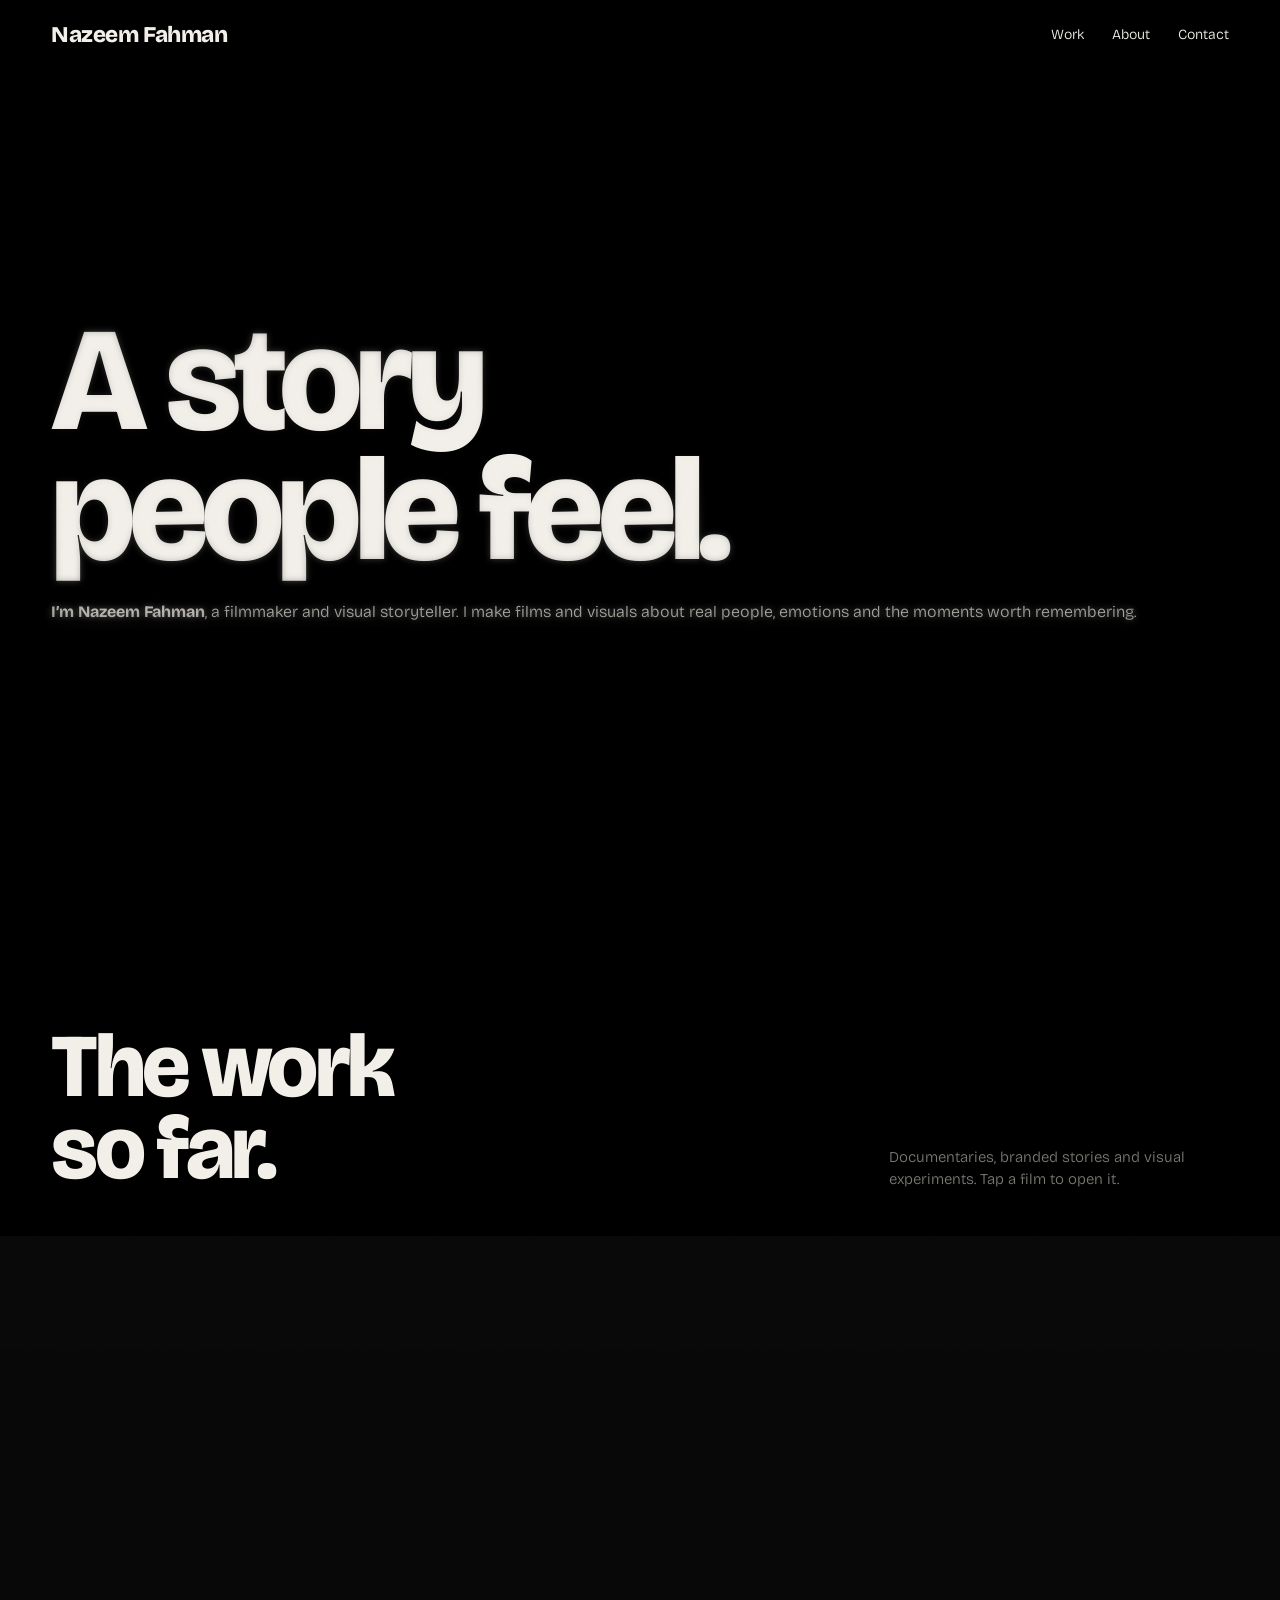
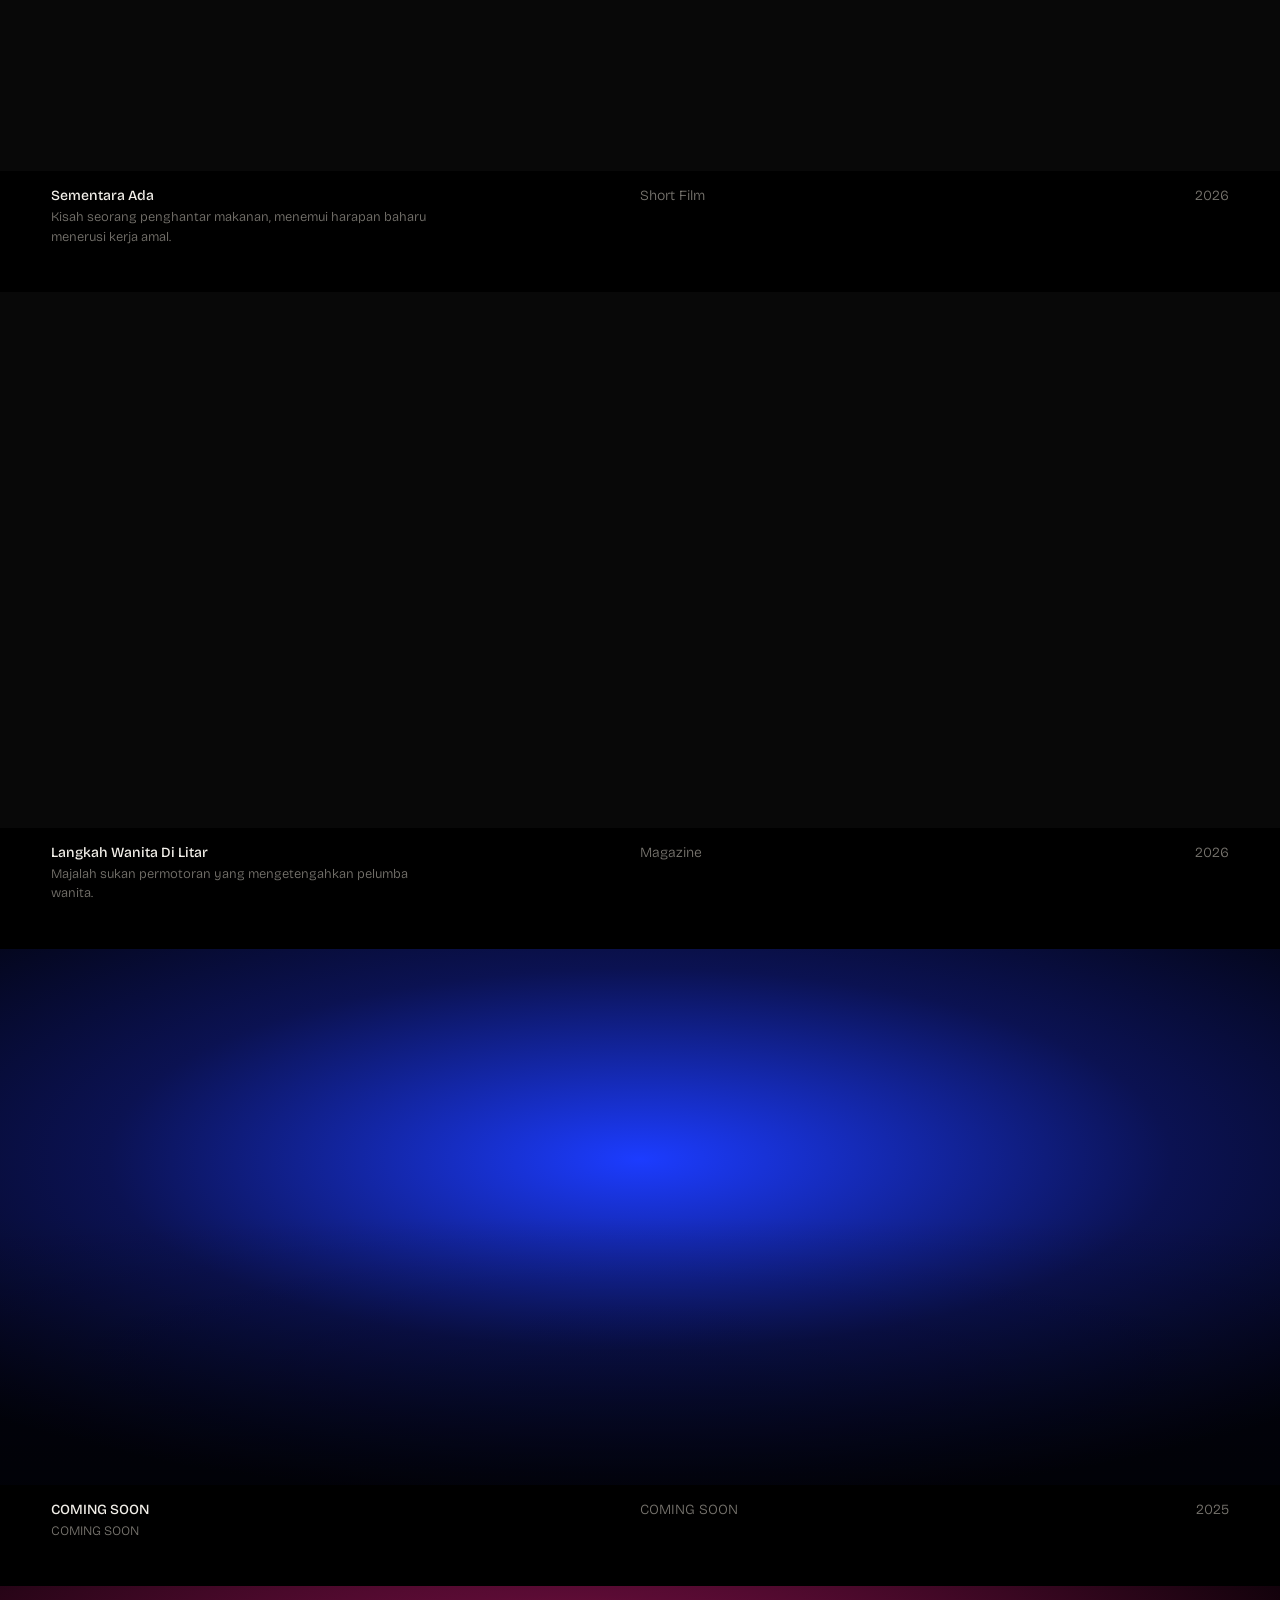
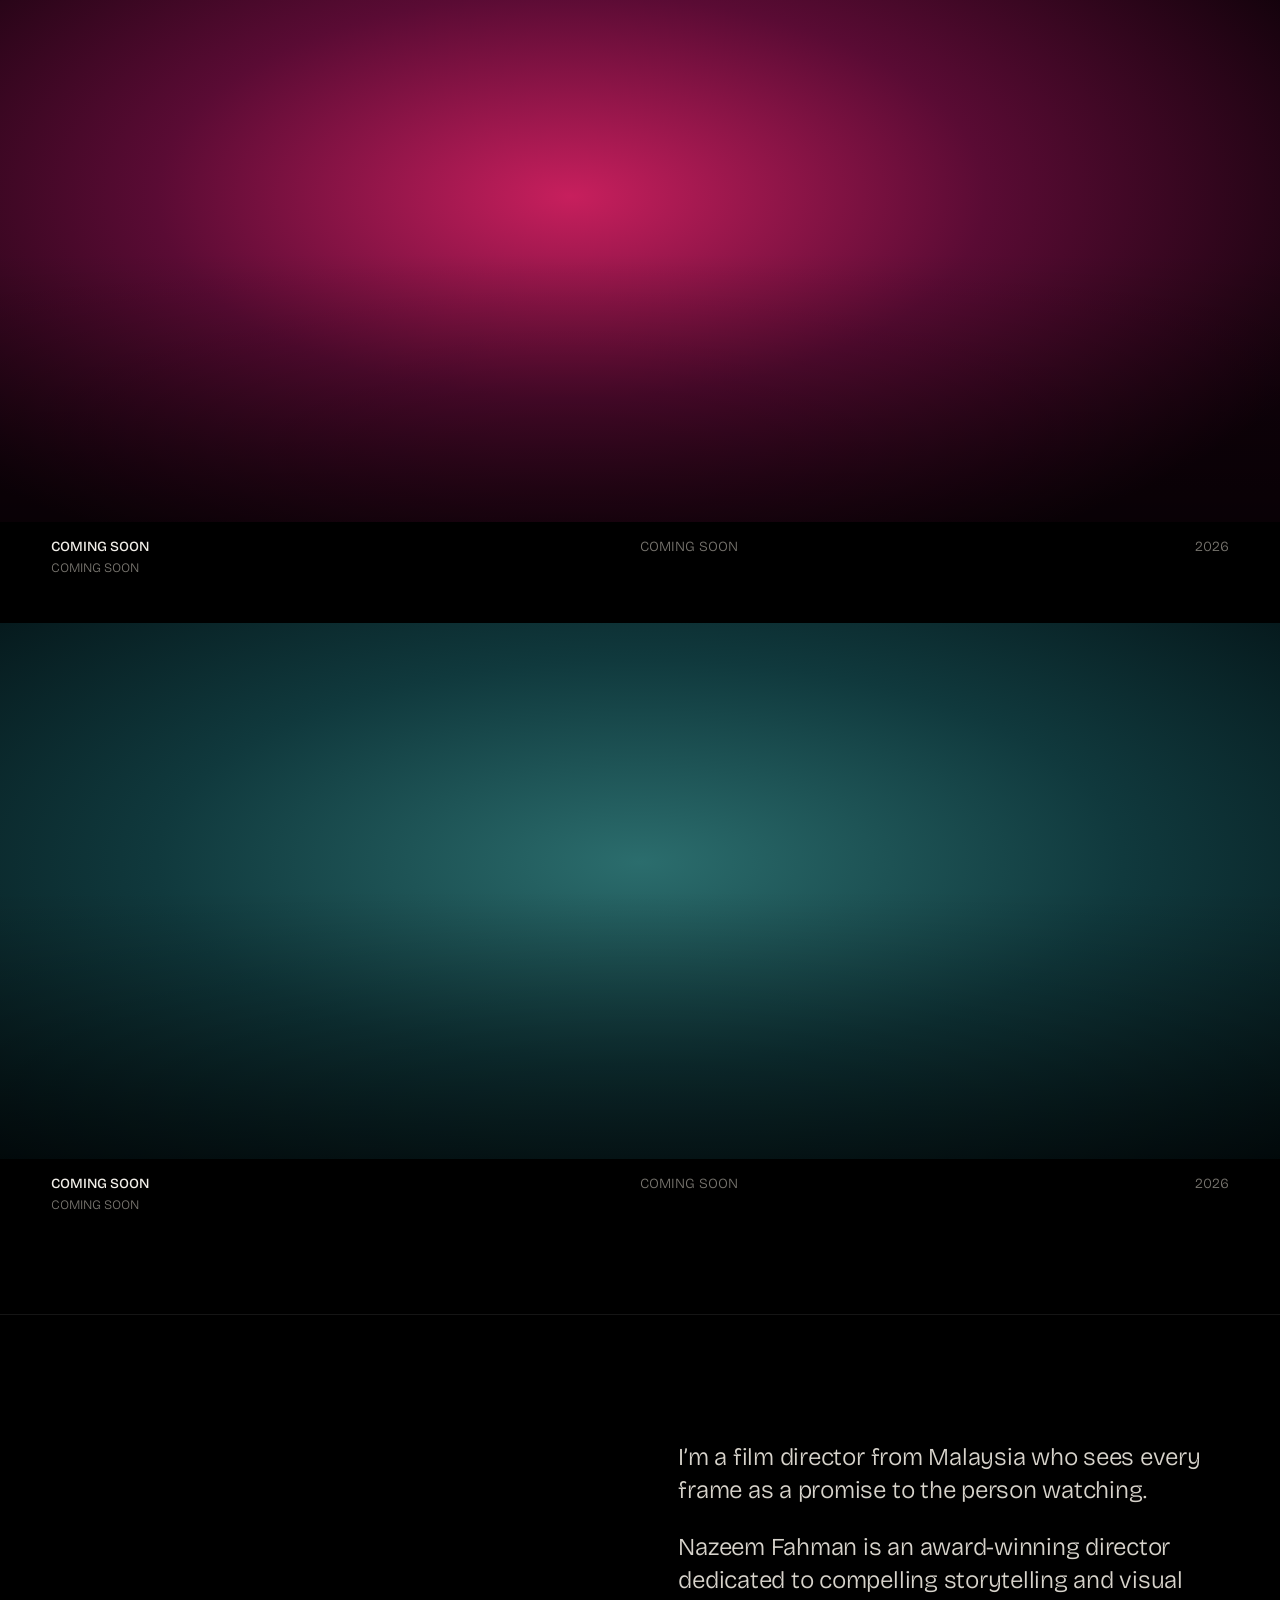
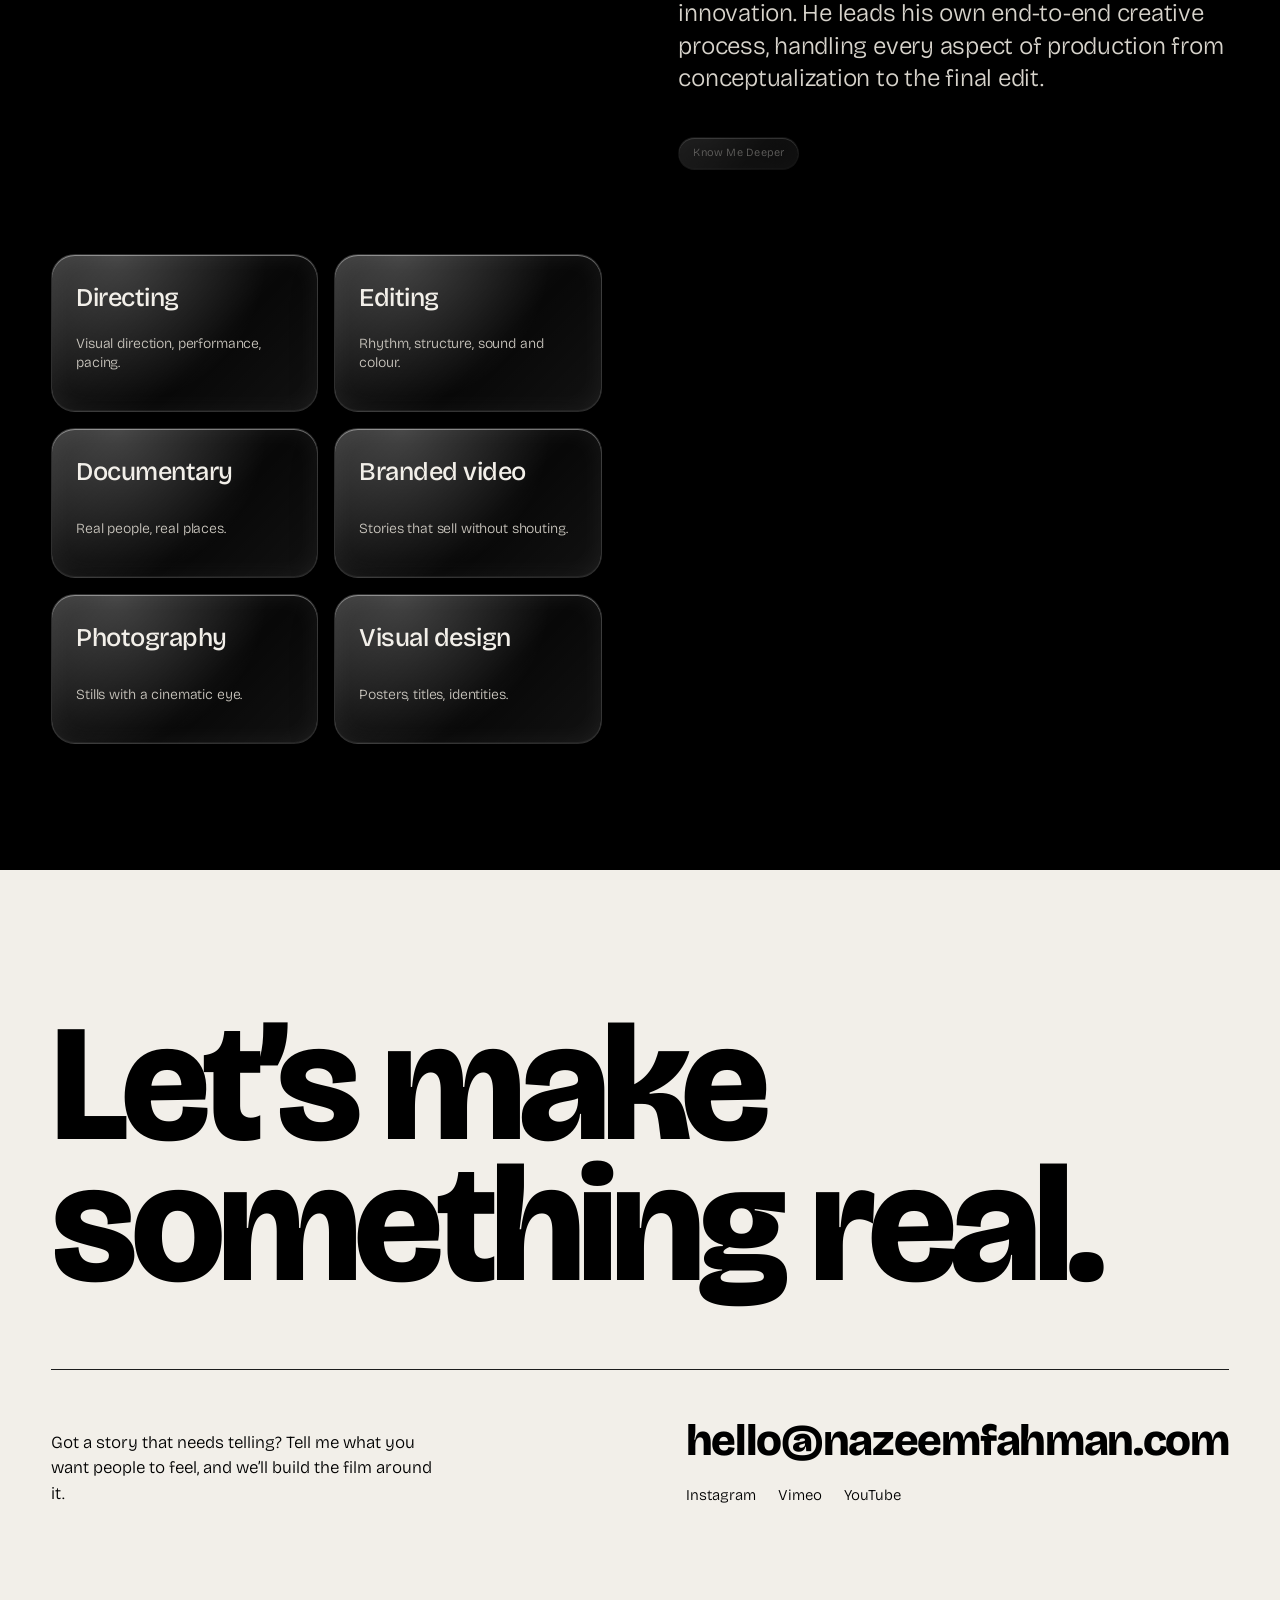
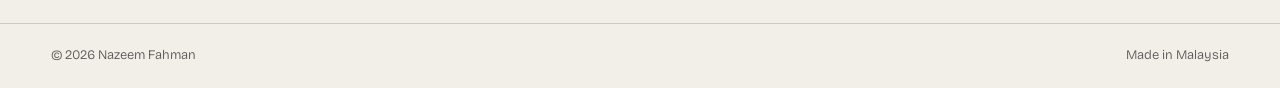
<file: index.html>
<!DOCTYPE html>
<html lang="en">
<head>
<meta charset="utf-8">
<meta name="viewport" content="width=device-width, initial-scale=1, viewport-fit=cover">
<title>Nazeem Fahman – Filmmaker</title>
<link rel="icon" type="image/png" href="assets/img/logowhite.png">
<link rel="preconnect" href="https://fonts.googleapis.com">
<link href="https://fonts.googleapis.com/css2?family=Bricolage+Grotesque:opsz,wght@12..96,300;12..96,500;12..96,800&display=swap" rel="stylesheet">
<link rel="stylesheet" href="style.css">
</head>
<body>
<div class="grain" aria-hidden="true"></div>
<div class="vig" aria-hidden="true"></div>
<div class="lens top" aria-hidden="true"><i></i><i></i><i></i><i></i><i></i></div>
<div class="lens bot" aria-hidden="true"><i></i><i></i><i></i><i></i><i></i></div>
<div class="cur" id="cur" aria-hidden="true">Play</div>

<nav>
  <a href="#top" class="logo">Nazeem Fahman</a>
  <ul><li><a href="#work">Work</a></li><li><a href="#about">About</a></li><li><a href="#contact">Contact</a></li></ul>
</nav>

<header class="hero" id="top">
  <!-- PLACEHOLDER BACKGROUND MEDIA -->
  <!-- Letak 0px untuk disable blur. Tukar tag <img> atau <video> di dalam -->
  <div class="bg-media" style="--blur: 0px;">
	<video src="ASSETS/HERO.mp4" autoplay loop muted playsinline></video>
    <!-- Contoh gambar: <img src="hero-bg.jpg" alt=""> -->
    <!-- Contoh video: <video src="bg-hero.mp4" autoplay loop muted playsinline></video> -->
  </div>

  <div class="leak"></div>
  
  <div class="stack" id="stack" aria-label="Another pretty video. A story people feel.">
   <!-- FIX: margin-bottom ditukar dari 80px kepada 24px supaya teks bawah naik rapat sikit -->
   <div id="biggesttitleintheworld" class="lit" style="display: block !important; margin-bottom: 24px !important;">
    <span class="l" style="display: block !important;">A story</span>
    <span class="l b" style="display: block !important;">people feel.</span>
</div>

  </div>
  <p class="sub"><b>I’m Nazeem Fahman</b>, a filmmaker and visual storyteller. I make films and visuals about real people, emotions and the moments worth remembering.</p>
</header>

<main>
<section class="work" id="work">
  <div class="sec-head"><h2>The work<br>so far.</h2><p>Documentaries, branded stories and visual experiments. Tap a film to open it.</p></div>
  <div id="films"></div>
</section>

<section class="about" id="about">
  <!-- PLACEHOLDER BACKGROUND MEDIA -->
  <div class="bg-media" style="--blur: 12px;">
    <!-- Contoh: <img src="about-bg.jpg" alt=""> -->
  </div>

  <div>
    <p>I’m a film director from Malaysia who sees every frame as a promise to the person watching.</p>
    <p>Nazeem Fahman is an award-winning director dedicated to compelling storytelling and visual innovation. He leads his own end-to-end creative process, handling every aspect of production from conceptualization to the final edit.</p>
    <a class="know glass" href="know-me/" target="_blank" rel="noopener">Know Me Deeper</a>
  </div>
  <div class="cards">
    <article class="glass card"><h3>Directing</h3><p>Visual direction, performance, pacing.</p></article>
    <article class="glass card"><h3>Editing</h3><p>Rhythm, structure, sound and colour.</p></article>
    <article class="glass card"><h3>Documentary</h3><p>Real people, real places.</p></article>
    <article class="glass card"><h3>Branded video</h3><p>Stories that sell without shouting.</p></article>
    <article class="glass card"><h3>Photography</h3><p>Stills with a cinematic eye.</p></article>
    <article class="glass card"><h3>Visual design</h3><p>Posters, titles, identities.</p></article>
  </div>
</section>
</main>

<section class="contact" id="contact">
  <h2>Let’s make<br>something real.</h2>
  <div class="row">
    <p>Got a story that needs telling? Tell me what you want people to feel, and we’ll build the film around it.</p>
    <div>
      <button class="mail" id="mail" type="button">hello@nazeemfahman.com</button>
      <div class="links"><a href="#">Instagram</a><a href="#">Vimeo</a><a href="#">YouTube</a></div>
    </div>
  </div>
</section>
<footer><span>© 2026 Nazeem Fahman</span><span>Made in Malaysia</span></footer>

<div class="proj" id="proj" role="dialog" aria-modal="true" aria-label="Film viewer">
  <div class="bar t"></div><div class="bar b"></div>
  <div class="screen"><div class="bg" id="pbg"></div><div><h3 id="pt"></h3><p id="pd"></p></div></div>
  <div class="pinfo"><span id="pm"></span><button class="x" id="close" type="button">Close</button></div>
</div>

<script src="secure.js"></script>
<script src="fx.js"></script>
<script src="script.js"></script>
</body>
</html>
</file>
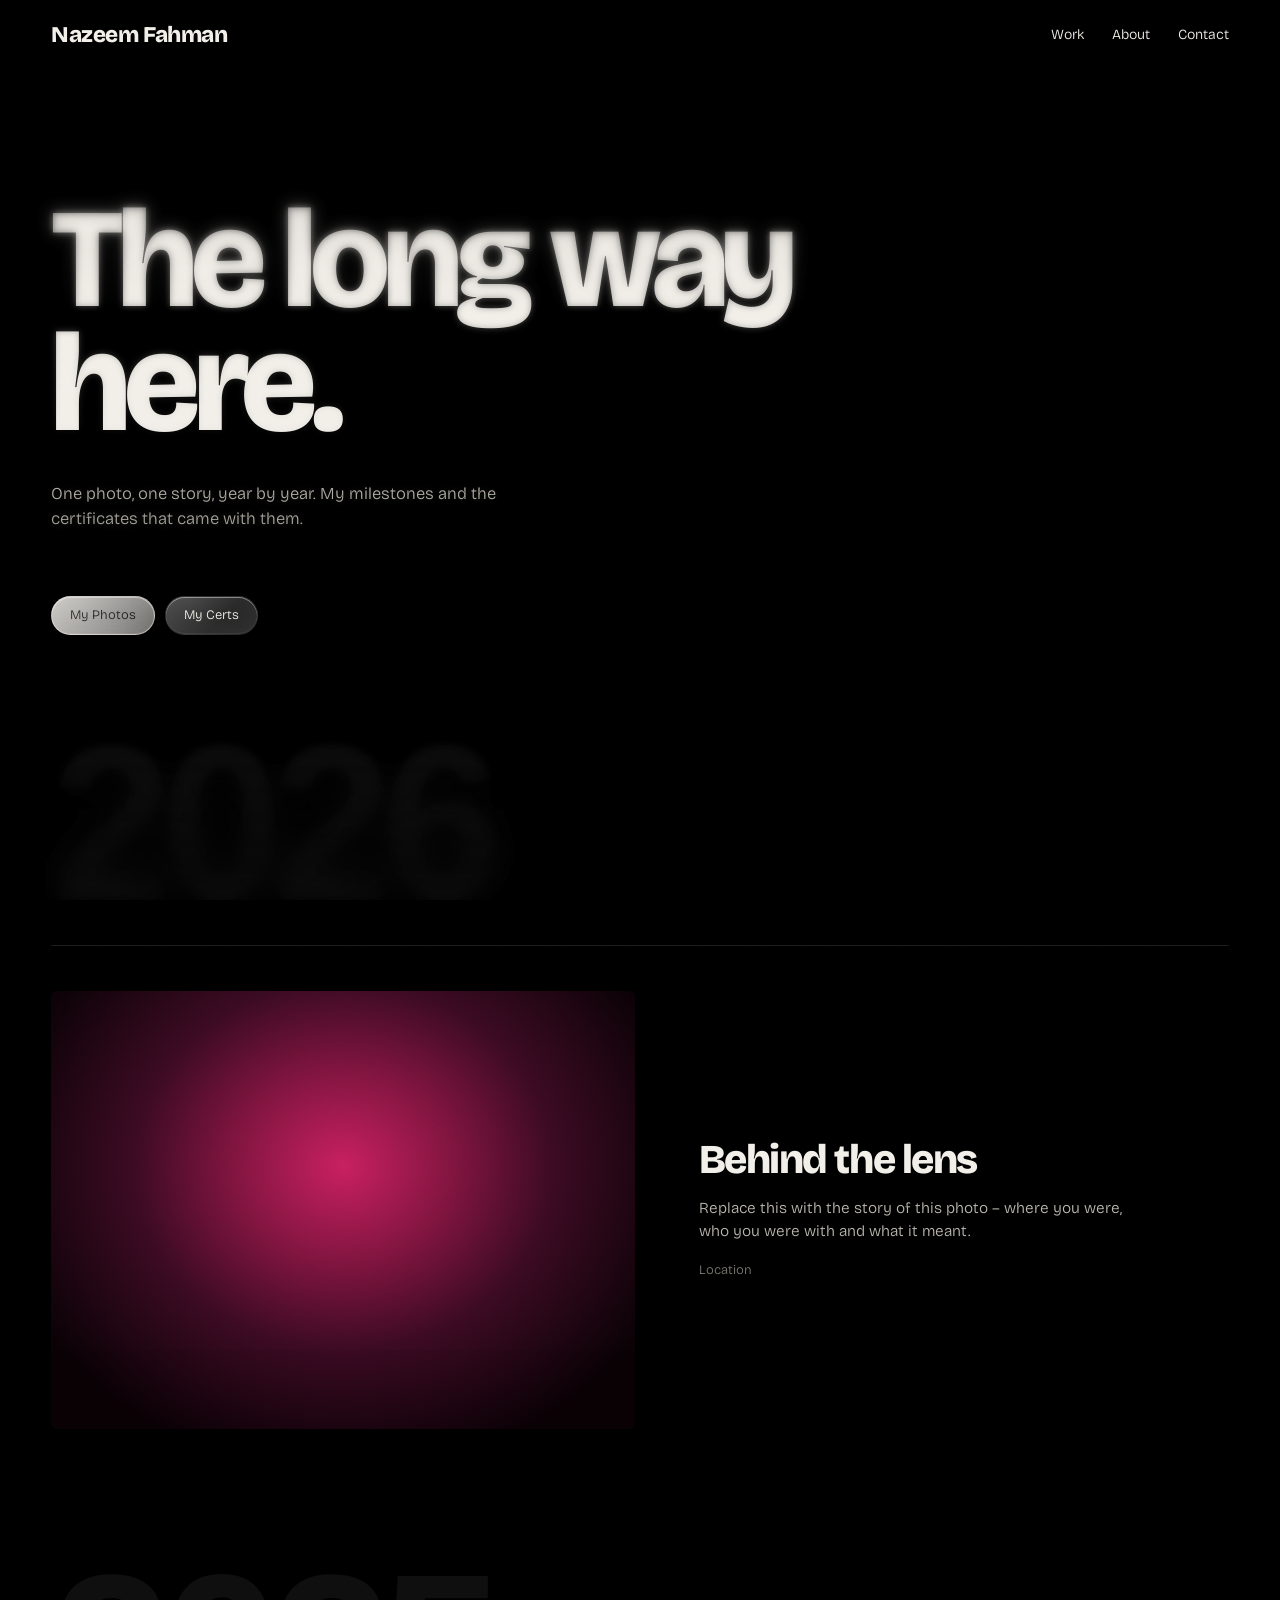
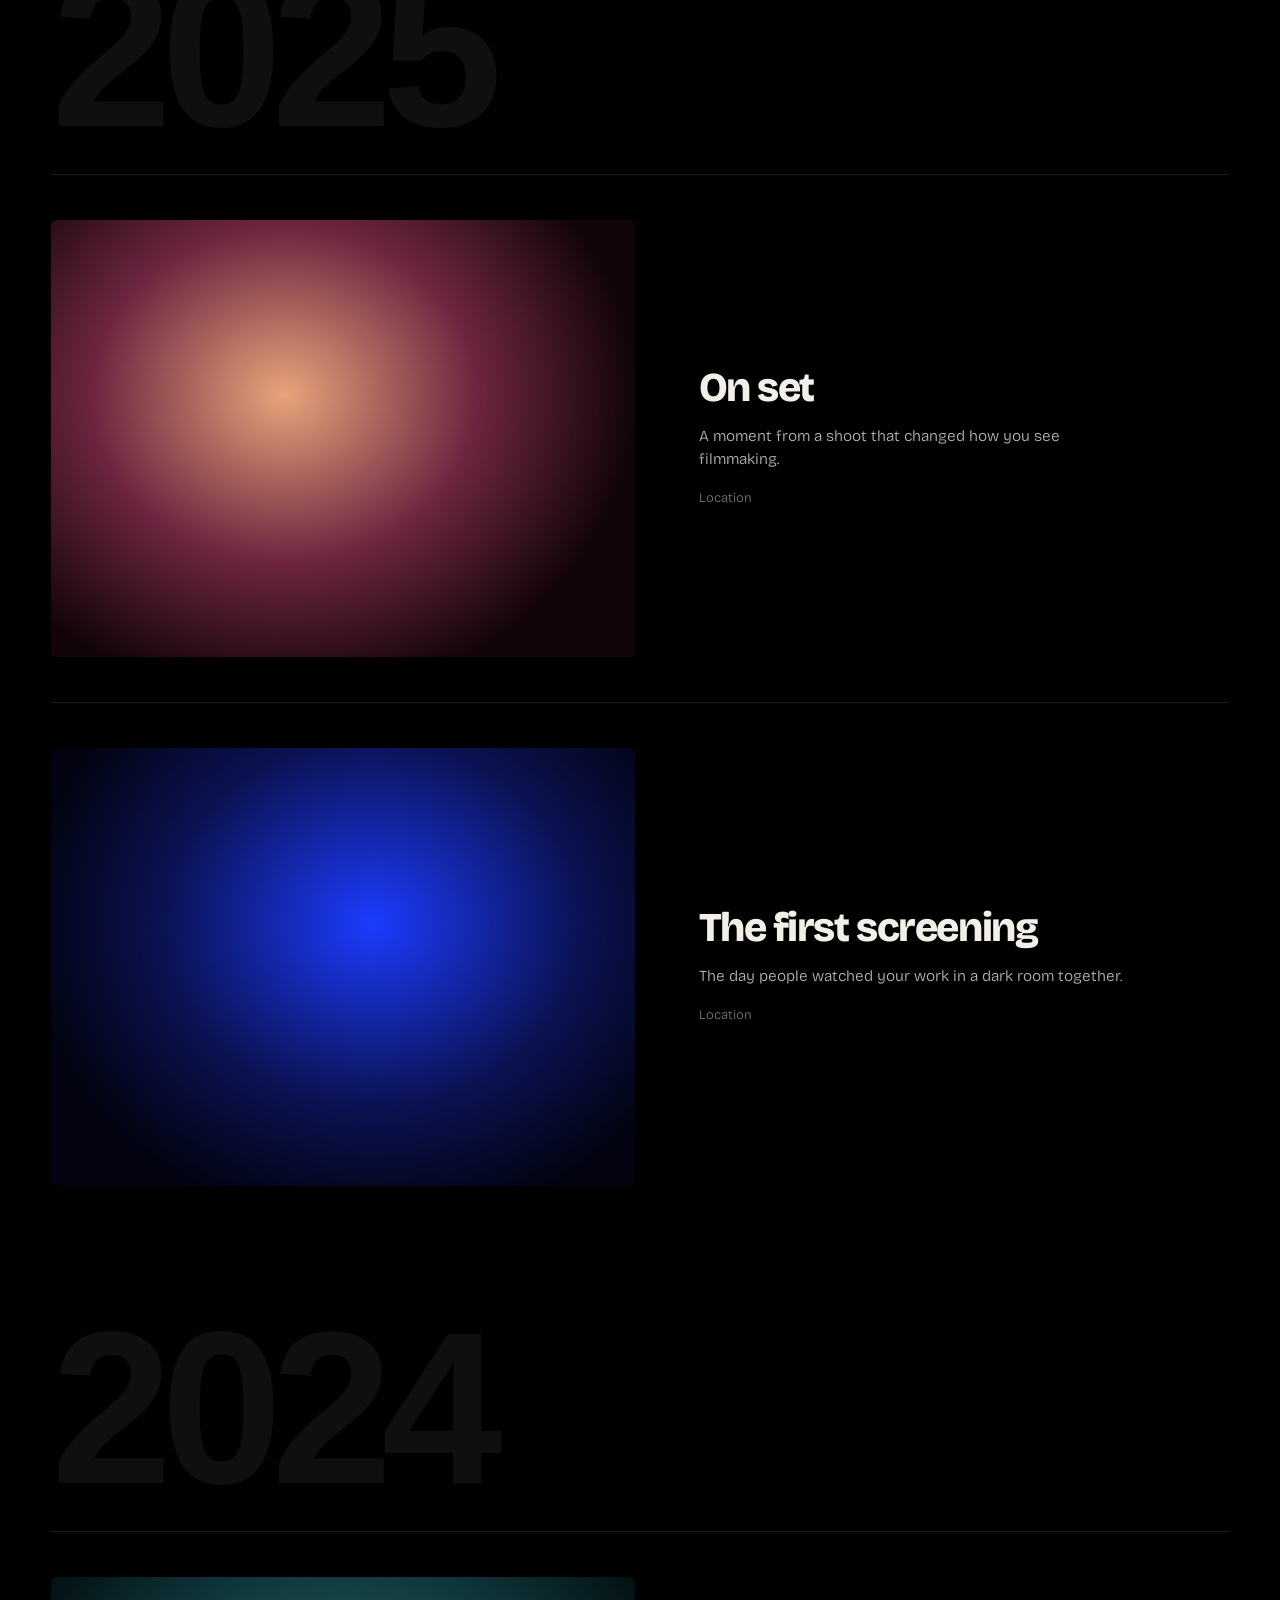
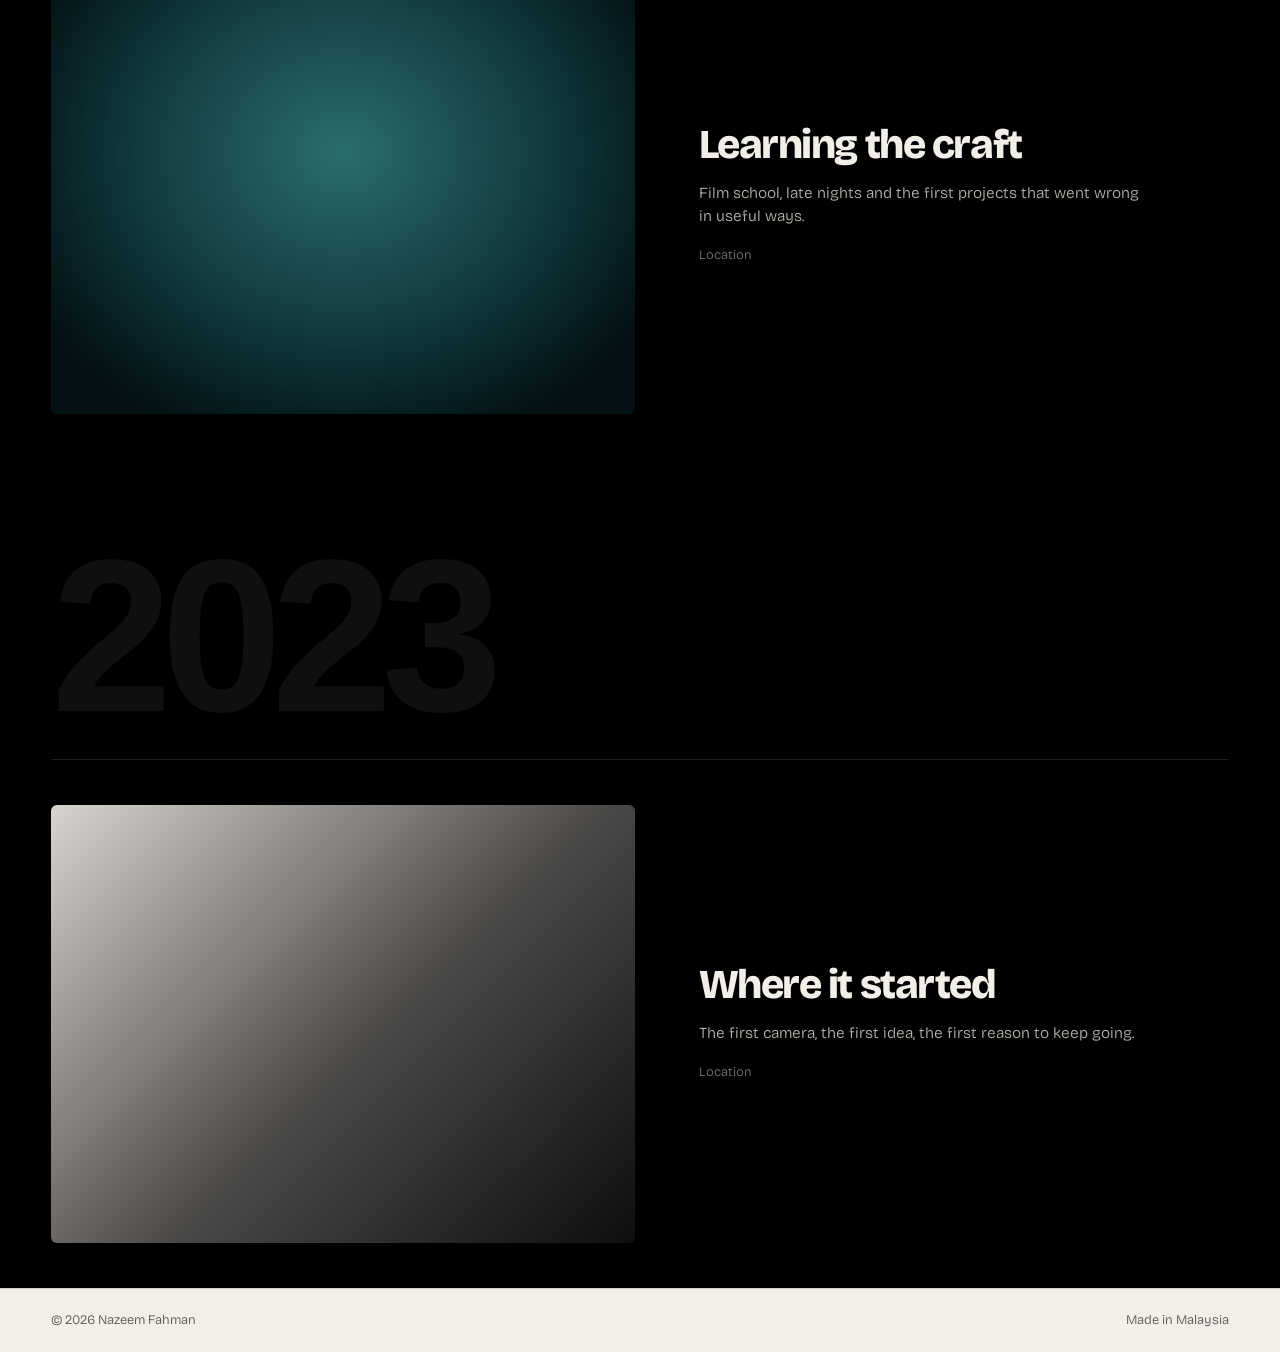
<file: know-me/index.html>
<!DOCTYPE html>
<html lang="en">
<head>
<meta charset="utf-8">
<meta name="viewport" content="width=device-width, initial-scale=1, viewport-fit=cover">
<title>Know Me – Nazeem Fahman</title>
<link rel="icon" type="image/png" href="../assets/img/logowhite.png">
<link rel="preconnect" href="https://fonts.googleapis.com">
<link href="https://fonts.googleapis.com/css2?family=Bricolage+Grotesque:opsz,wght@12..96,300;12..96,500;12..96,800&display=swap" rel="stylesheet">
<link rel="stylesheet" href="../style.css">
</head>
<body>
<div class="grain" aria-hidden="true"></div>
<div class="vig" aria-hidden="true"></div>
<div class="lens top" aria-hidden="true"><i></i><i></i><i></i><i></i><i></i></div>
<div class="lens bot" aria-hidden="true"><i></i><i></i><i></i><i></i><i></i></div>

<nav>
  <a href="../" class="logo">Nazeem Fahman</a>
  <ul><li><a href="../#work">Work</a></li><li><a href="../#about">About</a></li><li><a href="../#contact">Contact</a></li></ul>
</nav>

<header class="kh">
  <h1>The long way<br><span>here.</span></h1>
  <p>One photo, one story, year by year. My milestones and the certificates that came with them.</p>
</header>

<div class="tabs" role="group" aria-label="Choose what to view">
  <button class="tab glass" id="t-photos" data-v="photos" type="button" aria-pressed="true">My Photos</button>
  <button class="tab glass" id="t-certs" data-v="certs" type="button" aria-pressed="false">My Certs</button>
</div>

<main>
  <div id="photos"></div>
  <div id="certs" hidden></div>
</main>

<!-- FIX: Footer ditukar menggunakan kod yang sama seperti main page -->
<footer><span>© 2026 Nazeem Fahman</span><span>Made in Malaysia</span></footer>

<script src="../secure.js"></script>
<script src="../fx.js"></script>
<script src="../know-me.js"></script>
</body>
</html>
</file>
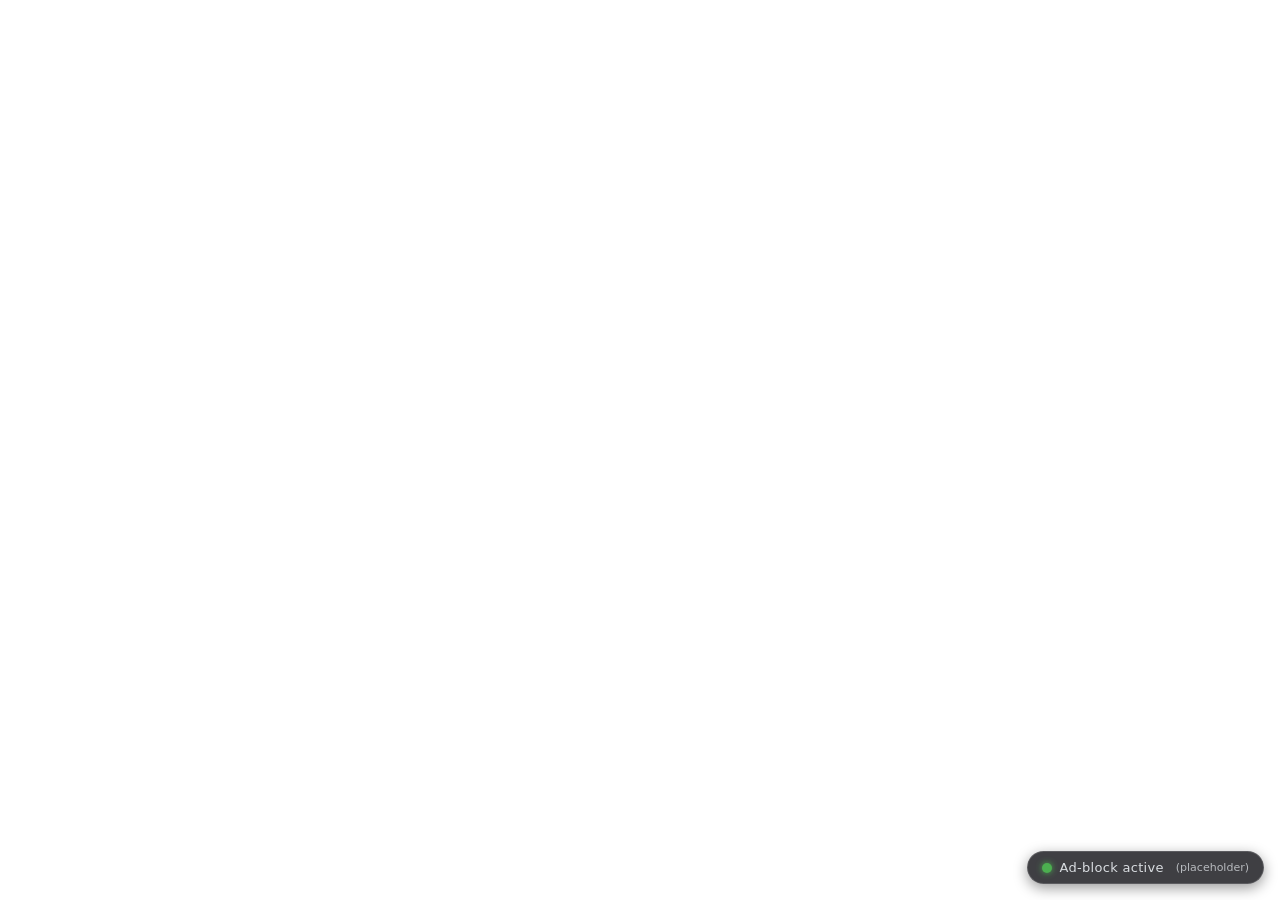
<file: netflix/index.html>
<!DOCTYPE html>
<html lang="en">
<head>
    <meta charset="UTF-8">
    <meta name="viewport" content="width=device-width, initial-scale=1.0">
    <title>Netflix??</title>
    <style>
        /* Reset margins and set full viewport */
        * {
            margin: 0;
            padding: 0;
            box-sizing: border-box;
        }

        html, body {
            height: 100%;
            width: 100%;
            overflow: hidden; /* prevent scrollbars around iframe */
            background-color: #0d0f12; /* subtle dark background for contrast */
            font-family: system-ui, 'Segoe UI', Roboto, sans-serif;
        }

        /* Main wrapper – takes full screen */
        .viewer-container {
            position: relative;
            width: 100%;
            height: 100%;
            display: flex;
            flex-direction: column;
        }

        /* The iframe fills the entire available space */
        #fullpage-iframe {
            flex: 1 1 auto;
            width: 100%;
            height: 100%;
            border: none;           /* no border, looks seamless */
            background-color: #ffffff; /* fallback while loading */
            display: block;
        }

        /* ---- optional tiny overlay with ad-block toggle (cosmetic, doesn’t affect iframe) ---- */
        .adblock-badge {
            position: absolute;
            bottom: 16px;
            right: 16px;
            z-index: 10000;
            background: rgba(30, 30, 35, 0.85);
            backdrop-filter: blur(4px);
            color: #eaeef2;
            font-size: 13px;
            font-weight: 500;
            padding: 8px 14px;
            border-radius: 40px;
            box-shadow: 0 4px 14px rgba(0, 0, 0, 0.4);
            border: 1px solid rgba(255, 255, 255, 0.15);
            display: flex;
            align-items: center;
            gap: 8px;
            pointer-events: none;   /* lets clicks pass through to iframe */
            user-select: none;
        }

        .adblock-badge .dot {
            width: 10px;
            height: 10px;
            background-color: #4caf50;
            border-radius: 50%;
            box-shadow: 0 0 6px #4caf50;
        }

        .adblock-badge .label {
            letter-spacing: 0.3px;
            opacity: 0.9;
        }

        /* subtle hint that it's a placeholder – no interaction */
        .adblock-badge small {
            font-size: 11px;
            opacity: 0.7;
            font-weight: 400;
            margin-left: 4px;
        }
    </style>
</head>
<body>
    <div class="viewer-container">
        <!-- 
            🔽 PLACEHOLDER: REPLACE THE src ATTRIBUTE BELOW WITH YOUR DESIRED URL 🔽
            Example: src="https://example.com"
            Leave as is to see a blank page (or use about:blank).
        -->
        <iframe 
            id="fullpage-iframe"
            src="https://www.1flex.org/" 
            title="Full page viewer"
            allow="clipboard-write; encrypted-media; fullscreen; geolocation; microphone; camera; midi; payment; usb; xr-spatial-tracking"
            allowfullscreen
            referrerpolicy="no-referrer-when-downgrade"
        ></iframe>

        <!-- 
            AD‑BLOCK PLACEHOLDER – purely visual indicator.
            The actual ad‑blocking logic would be implemented via browser extension,
            service worker, or proxy — not directly inside the iframe due to same‑origin policy.
            This badge is just a placeholder to show where the UI could live.
        -->
        <div class="adblock-badge">
            <span class="dot"></span>
            <span class="label">Ad‑block active</span>
            <small>(placeholder)</small>
        </div>
    </div>

    <!-- 
        ============================================================
        AD‑BLOCK PLACEHOLDER – SCRIPT SECTION
        ============================================================
        Due to browser security (same‑origin policy), you cannot 
        manipulate the content inside a cross‑origin iframe.
        This means you cannot remove ads from the loaded page with 
        JavaScript from this parent document.
        
        To actually block ads you would need:
          1. A browser extension (content script) 
          2. A service worker with a proxy (e.g., Cloudflare Workers)
          3. A local proxy server that strips ads before serving
          4. Or use a same‑origin page that you control.
        
        Below is a placeholder function / comment block for you 
        to integrate your own ad‑block mechanism if needed.
        ============================================================
    -->
    <script>
        (function() {
            // -------------------------------------------------------------
            // 🛡️ AD‑BLOCK PLACEHOLDER (no actual blocking, just structure)
            // -------------------------------------------------------------
            // You can put your ad‑block logic here if you are serving 
            // a same‑origin page or using a proxy.
            // For cross‑origin iframes, the browser will block access.
            
            // Example placeholder: 
            // - check if you have permission to access iframe content
            // - remove elements with class 'ad' or id 'ad'
            
            const iframe = document.getElementById('fullpage-iframe');
            
            // This function would run if same‑origin were allowed.
            // It is provided only as a template.
            function attemptAdBlockPlaceholder() {
                try {
                    // ⚠️ This will throw for cross‑origin iframes – that's expected.
                    const innerDoc = iframe.contentDocument || iframe.contentWindow.document;
                    if (innerDoc) {
                        console.log('[adblock placeholder] same‑origin access granted – you could remove ads here');
                        // Example: remove elements with class 'ad' or 'advertisement'
                        // innerDoc.querySelectorAll('.ad, .advertisement, [id*="ad-"]').forEach(el => el.remove());
                    } else {
                        console.log('[adblock placeholder] no inner document available (cross‑origin)');
                    }
                } catch (e) {
                    // Expected for cross‑origin: SecurityError
                    console.log('[adblock placeholder] cannot access iframe content due to same‑origin policy:', e.message);
                }
            }
            
            // When the iframe loads, try to run the placeholder (will fail silently for cross‑origin)
            iframe.addEventListener('load', function() {
                // Delay slightly to let any internal scripts run
                setTimeout(attemptAdBlockPlaceholder, 200);
            });
            
            // Expose a dummy object for future integration
            window.__adBlockPlaceholder = {
                version: '0.1',
                note: 'Replace with real ad‑blocking logic (proxy/extension).',
                isActive: true   // just for UI consistency
            };
            
            // Update the badge based on the placeholder state (cosmetic only)
            const badgeLabel = document.querySelector('.adblock-badge .label');
            if (badgeLabel) {
                badgeLabel.textContent = window.__adBlockPlaceholder.isActive 
                    ? 'Ad‑block active' 
                    : 'Ad‑block off';
            }
        })();
    </script>
</body>
</html>
</file>
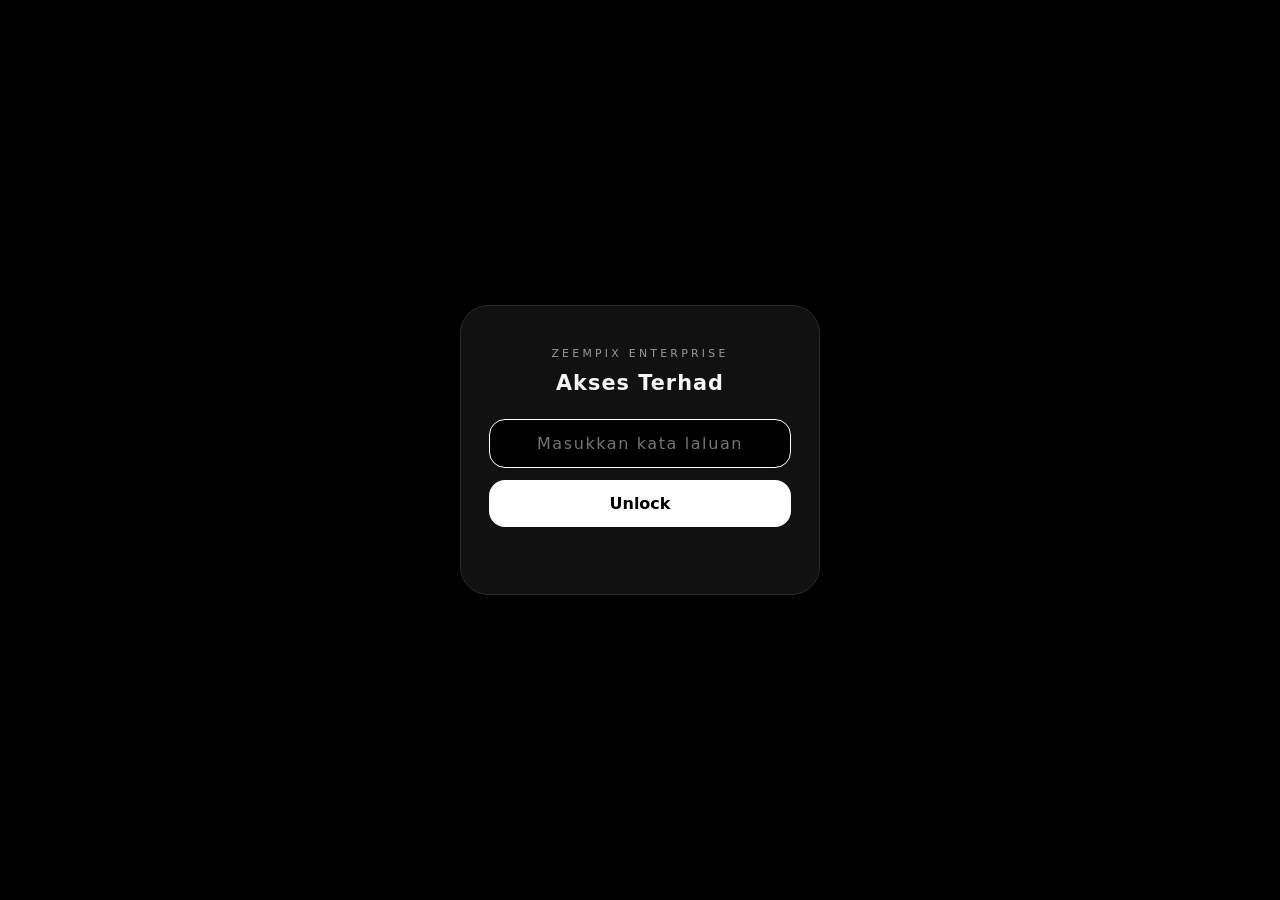
<file: zeempix/index.html>
<!DOCTYPE html>
<html lang="ms">
<head>
<meta charset="utf-8">
<meta name="viewport" content="width=device-width, initial-scale=1, viewport-fit=cover">
<title>ZEEMPIX ENTERPRISE – Admin</title>
<style>
:root{--bg:#fff;--fg:#0a0a0a;--card:#f4f4f4;--line:#e0e0e0;--mute:#6b6b6b;color-scheme:light;box-sizing:border-box;padding-top:env(safe-area-inset-top,0px);padding-bottom:env(safe-area-inset-bottom,0px)}
@media (prefers-color-scheme:dark){:root:not([data-theme="light"]){--bg:#000;--fg:#f5f5f5;--card:#141414;--line:#2a2a2a;--mute:#9a9a9a;color-scheme:dark}}
:root[data-theme="dark"]{--bg:#000;--fg:#f5f5f5;--card:#141414;--line:#2a2a2a;--mute:#9a9a9a;color-scheme:dark}
html{scroll-padding-top:env(safe-area-inset-top,0px)}
*{box-sizing:border-box}
body{margin:0;background:var(--bg);color:var(--fg);font-family:Inter,system-ui,-apple-system,"Segoe UI",Roboto,sans-serif;min-height:100vh}
.wrap{max-width:880px;margin:0 auto;padding:28px 20px 60px}
.top{display:flex;gap:12px;flex-wrap:wrap;justify-content:space-between;align-items:center;font-weight:700;letter-spacing:.18em;font-size:.8rem}
.tg{border:1px solid var(--line);background:var(--card);color:var(--fg);border-radius:999px;padding:8px 14px;cursor:pointer;font:inherit;font-size:.75rem;letter-spacing:.05em}
.hero{text-align:center;padding:72px 0 40px}
.hero small{color:var(--mute);letter-spacing:.3em;font-size:.72rem}
h1{font-size:clamp(2rem,6vw,3.4rem);margin:14px 0 10px;line-height:1.1;letter-spacing:-.02em}
.hero p{color:var(--mute);margin:0}
.nav{display:grid;grid-template-columns:repeat(auto-fit,minmax(170px,1fr));gap:14px;margin-top:34px}
.btn{background:var(--fg);color:var(--bg);border:0;border-radius:22px;padding:22px 16px;font:inherit;font-weight:600;font-size:1rem;cursor:pointer;transition:transform .2s,opacity .2s}
.btn:hover{transform:translateY(-3px);opacity:.88}
.btn.alt{background:var(--card);color:var(--fg);border:1px solid var(--line)}
#cal{display:none;margin-top:40px;animation:in .5s ease}
#cal.show{display:block}
.months{display:flex;gap:8px;overflow-x:auto;padding-bottom:8px}
.m{flex:0 0 auto;border:1px solid transparent;background:var(--c);color:#111;border-radius:999px;padding:8px 16px;cursor:pointer;font:inherit;font-size:.85rem;transition:.25s}
.m{position:relative}.m:hover{transform:translateY(-2px)}
.m.soon::after{content:"";position:absolute;top:3px;right:5px;width:8px;height:8px;border-radius:50%;background:#e11;animation:bl2 1s infinite}
.ev{position:relative}
.ev.soon::after{content:"";position:absolute;inset:-1px;border:2px solid #e11;border-radius:22px;animation:bl2 1s infinite;pointer-events:none}
.bd{display:inline-block;margin-top:10px;font-style:normal;font-size:.72rem;background:#e11;color:#fff;border-radius:999px;padding:3px 10px}
.clk{letter-spacing:0;font-weight:500;text-align:right;font-size:.75rem;line-height:1.35;margin-right:10px}
.rt{display:flex;align-items:center;gap:6px}
@keyframes bl2{50%{opacity:.15}}
.m.on{border-color:var(--fg);box-shadow:0 0 0 2px var(--fg);font-weight:600}
.grid{display:grid;grid-template-columns:repeat(auto-fill,minmax(240px,1fr));gap:14px;margin-top:18px}
.ev{background:var(--card);border:1px solid var(--line);border-radius:22px;padding:20px;cursor:pointer;opacity:0;transform:translateY(14px);animation:in .5s ease forwards;transition:border-color .2s,transform .2s}
.ev:hover{border-color:var(--fg)}
.ev b{display:block;font-size:1.8rem}
.ev span{color:var(--mute);font-size:.9rem;line-height:1.4;display:block;margin-top:6px}
.empty{color:var(--mute);padding:30px;text-align:center;grid-column:1/-1}
#det{display:none;margin-top:18px;border:1px solid var(--fg);border-radius:22px;padding:24px}
#det.show{display:block;animation:in .45s ease}
#det h3{margin:0 0 4px;font-size:1.25rem}
#det em{color:var(--mute);font-style:normal;font-size:.85rem}
#typ{margin:14px 0 0;line-height:1.65;min-height:3em}
#typ::after{content:"▍";animation:bl 1s infinite}
@keyframes in{to{opacity:1;transform:none}from{opacity:0;transform:translateY(14px)}}
@keyframes bl{50%{opacity:0}}
.ft{text-align:center;color:var(--mute);font-size:.72rem;margin-top:60px;letter-spacing:.15em}
/* === LOCK SCREEN === */
#lock{position:fixed;inset:0;z-index:99999;background:#000;color:#f5f5f5;display:flex;align-items:center;justify-content:center;padding:20px;font-family:Inter,system-ui,-apple-system,"Segoe UI",Roboto,sans-serif}
#lock.hide{display:none}
.lk{width:100%;max-width:360px;text-align:center;background:#111;border:1px solid #2a2a2a;border-radius:28px;padding:36px 28px}
.lk small{color:#9a9a9a;letter-spacing:.3em;font-size:.68rem}
.lk h2{margin:10px 0 24px;font-size:1.3rem;letter-spacing:.05em}
.lk input{width:100%;background:#000;border:1px solid #2a2a2a;color:#fff;border-radius:16px;padding:14px 16px;font:inherit;outline:0;text-align:center;letter-spacing:.1em}
.lk input:focus{border-color:#fff}
.lk button{width:100%;margin-top:12px;background:#fff;color:#000;border:0;border-radius:16px;padding:14px;font:inherit;font-weight:600;cursor:pointer;transition:opacity .2s}
.lk button:hover{opacity:.85}
#lkErr{min-height:1.2em;margin-top:14px;color:#ff5a5a;font-size:.85rem}
.lk.shake{animation:shk .35s}
@keyframes shk{25%{transform:translateX(-8px)}75%{transform:translateX(8px)}}
body.locked #app{display:none}
body.locked{overflow:hidden}
/* === REMINDER === */
#rem{position:fixed;top:calc(12px + env(safe-area-inset-top,0px));left:50%;transform:translate(-50%,-160%);width:min(92vw,420px);z-index:9000;background:#111;color:#f5f5f5;border:1px solid #e11;border-radius:22px;padding:16px 18px;box-shadow:0 10px 40px rgba(0,0,0,.4);transition:transform .5s cubic-bezier(.2,.9,.3,1)}
#rem.show{transform:translate(-50%,0)}
#rem b{display:block;margin-bottom:8px;font-size:.95rem}
#remTxt{font-size:.88rem;line-height:1.55;white-space:pre-line}
#remX{margin-top:12px;background:#fff;color:#000;border:0;border-radius:999px;padding:8px 18px;font:inherit;font-size:.8rem;font-weight:600;cursor:pointer}
.tg.need{border-color:#e11;animation:bl2 1.2s infinite}
</style>

<!-- KOD ONESIGNAL (DITAMBAH DI SINI) -->
<script src="https://cdn.onesignal.com/sdks/web/v16/OneSignalSDK.page.js" defer></script>
<script>
  window.OneSignalDeferred = window.OneSignalDeferred || [];
  OneSignalDeferred.push(async function(OneSignal) {
    await OneSignal.init({
      appId: "95a9f3dd-e1ff-44bb-ae97-fb95f5a4ac6f",
    });
  });
</script>

</head>
<body class="locked">
<!-- LOCK SCREEN -->
<div id="lock">
 <div class="lk" id="lkBox">
  <small>ZEEMPIX ENTERPRISE</small>
  <h2>Akses Terhad</h2>
  <input type="password" id="lkPw" placeholder="Masukkan kata laluan" autocomplete="off" autofocus>
  <button id="lkBtn">Unlock</button>
  <div id="lkErr"></div>
 </div>
</div>
<div id="app">
<div class="wrap">
 <div class="top"><span>ZEEMPIX ENTERPRISE</span><div class="rt"><span class="clk" id="clk"></span><button class="tg" id="bell" title="Peringatan event">🔔</button><button class="tg" id="tg">◐ Tema</button></div></div>
 <section class="hero">
  <small>ADMIN PANEL · MEDIA KETENTERAAN</small>
  <h1>Welcome to Zeempix Managements</h1>
  <div class="nav">
   <button class="btn" id="bCal">Calendar</button>
   <button class="btn alt" data-k="socmed">SocMed</button>
   <button class="btn alt" data-k="bmc">BMC</button>
   <button class="btn alt" data-k="paper">PaperWork</button>
  </div>
 </section>
 <section id="cal">
  <div class="months" id="months"></div>
  <div class="grid" id="grid"></div>
  <div id="det"><h3 id="dt"></h3><em id="dm"></em><p id="typ"></p></div>
 </section>
 <div class="ft">© ZEEMPIX ENTERPRISE</div>
</div>
</div>
<div id="rem"><b>🔔 Peringatan: Event Hampir Tiba</b><div id="remTxt"></div><button id="remX">OK, faham</button></div>
<script>
// === LOCK LOGIC (password disimpan sebagai hash sahaja) ===
(function(){
 const H=["20vpewm57lj","h8hdyjkzmx"];
 const hs=(s,seed=0)=>{let a=0xdeadbeef^seed,b=0x41c6ce57^seed;for(let i=0;i<s.length;i++){const c=s.charCodeAt(i);a=Math.imul(a^c,2654435761);b=Math.imul(b^c,1597334677)}a=Math.imul(a^(a>>>16),2246822507)^Math.imul(b^(b>>>13),3266489909);b=Math.imul(b^(b>>>16),2246822507)^Math.imul(a^(a>>>13),3266489909);return(4294967296*(2097151&b)+(a>>>0)).toString(36)};
 const ok=p=>H.includes(hs("zx:"+p+":mpix"));
 const open=()=>{document.getElementById("lock").classList.add("hide");document.body.classList.remove("locked");document.dispatchEvent(new Event("zpx-open"))};
 try{if(sessionStorage.getItem("zpx")==="1")open()}catch(e){}
 const pw=document.getElementById("lkPw"),err=document.getElementById("lkErr"),box=document.getElementById("lkBox");
 function go(){
  if(ok(pw.value.trim())){try{sessionStorage.setItem("zpx","1")}catch(e){}open()}
  else{err.textContent="Kata laluan salah.";pw.value="";box.classList.remove("shake");void box.offsetWidth;box.classList.add("shake");pw.focus()}
 }
 document.getElementById("lkBtn").onclick=go;
 pw.addEventListener("keydown",e=>{if(e.key==="Enter")go()});
 pw.addEventListener("input",()=>err.textContent="");
})();
// === Tukar link di sini ===
const LINKS={socmed:"https://docs.google.com/document/d/17cR4u1x_PAqHeQbW1blpdkC5Rc7NI_HTh8_0qQnXHXc/edit?tab=t.0#heading=h.fgiufekve70r",bmc:"https://docs.google.com/document/d/17cR4u1x_PAqHeQbW1blpdkC5Rc7NI_HTh8_0qQnXHXc/edit?tab=t.q71dennfmnb#heading=h.qizo49cyem0c",paper:"https://docs.google.com/document/d/17cR4u1x_PAqHeQbW1blpdkC5Rc7NI_HTh8_0qQnXHXc/edit?tab=t.avg1cl29ix0#heading=h.est24vebip02"};
const MN=["Januari","Februari","Mac","April","Mei","Jun","Julai","Ogos","September","Oktober","November","Disember"];
const T={A:"Angkatan Tentera Malaysia",P:"Polis Diraja Malaysia",G:"Agensi Awam & Keselamatan"};
const E=[
[0,1,"Unit Tindakan Khas (UTK)","P"],[1,1,"Pasukan Gerakan Udara (PGU)","P"],
[2,1,"Tentera Darat Malaysia (TDM) & Rejimen Askar Melayu Diraja (RAMD)","A"],
[2,11,"Pasukan Udara Tentera Darat (PUTD)","A"],[2,24,"Hari Pertahanan Awam (APM)","G"],
[3,1,"Pasukan Khas Udara (PASKAU)","A"],[3,16,"Kor Agama Angkatan Tentera (KAGAT)","A"],
[3,22,"Rejimen Askar Jurutera Diraja (RAJD)","A"],[3,27,"Tentera Laut Diraja Malaysia (TLDM)","A"],
[4,1,"Kor Perkhidmatan Am (KPA)","A"],[4,4,"Hari Anggota Bomba","G"],[4,11,"Kor Kesihatan Diraja (KKD)","A"],
[5,1,"Tentera Udara Diraja Malaysia (TUDM) & Rejimen Askar Wataniah (AW)","A"],
[7,1,"Grup Gerak Khas (GGK)","A"],[7,15,"Rejimen Artileri Diraja (RAD)","A"],
[8,1,"Kor Armor Diraja (KAD) & Pasukan Polis Marin (PPM)","A"],
[8,16,"Angkatan Tentera Malaysia (ATM) & Rejimen Renjer Diraja (RRD)","A"],
[9,1,"Pasukan Khas Laut (PASKAL) & Hari SPRM","A"],[9,10,"10 Briged Para","A"],
[9,23,"Komando 69 (VAT 69)","P"],[10,7,"Kor Risik Diraja (KRD)","A"],
[10,11,"Hari Penjara Malaysia","G"],[10,12,"Kor Polis Tentera Diraja (KPTD)","A"],
[10,15,"Rejimen Semboyan Diraja (RSD)","A"],[11,5,"Pasukan Simpanan Persekutuan (FRU)","P"]];
const $=id=>document.getElementById(id);let cur=new Date().getMonth(),tm,soon={};
document.querySelectorAll("[data-k]").forEach(b=>b.onclick=()=>window.open(LINKS[b.dataset.k],"_blank","noopener"));
$("bCal").onclick=()=>{$("cal").classList.toggle("show");if($("cal").classList.contains("show"))setTimeout(()=>$("cal").scrollIntoView({behavior:"smooth"}),50)};
MN.forEach((n,i)=>{const b=document.createElement("button");b.className="m";b.textContent=n;b.style.setProperty("--c","hsl("+(i*30)+" 75% 85%)");b.onclick=()=>show(i);$("months").appendChild(b)});
function show(m){
 cur=m;clearInterval(tm);$("det").classList.remove("show");
 [...$("months").children].forEach((b,i)=>{b.classList.toggle("on",i===m);b.classList.toggle("soon",Object.keys(soon).some(k=>+k.split("-")[0]===i))});
 const g=$("grid");g.innerHTML="";
 const ev=E.filter(e=>e[0]===m);
 if(!ev.length){g.innerHTML='<div class="empty">Tiada acara bulan ini.</div>';return}
 ev.forEach((e,i)=>{const c=document.createElement("div");c.className="ev";c.style.animationDelay=i*90+"ms";
  c.innerHTML="<b>"+e[1]+" "+MN[m].slice(0,3)+"</b><span></span>";c.lastChild.textContent=e[2];const n=soon[m+"-"+e[1]];if(n!==undefined){c.classList.add("soon");c.insertAdjacentHTML("beforeend","<i class=bd>"+(n?n+" hari lagi":"Hari ini")+"</i>")}
  c.onclick=()=>detail(e);g.appendChild(c)});
}
function detail(e){
 $("dt").textContent=e[2];$("dm").textContent=e[1]+" "+MN[e[0]]+" · "+T[e[3]];
 const txt="Tarikh "+e[1]+" "+MN[e[0]]+" diraikan sebagai hari ulang tahun penubuhan / sambutan "+e[2]+". Cabang: "+T[e[3]]+".";
 const d=$("det");d.classList.remove("show");void d.offsetWidth;d.classList.add("show");
 const t=$("typ");t.textContent="";clearInterval(tm);let i=0;
 const s=Math.ceil(txt.length/25);tm=setInterval(()=>{i+=s;t.textContent=txt.slice(0,i);if(i>=txt.length)clearInterval(tm)},20);
 setTimeout(()=>d.scrollIntoView({behavior:"smooth",block:"nearest"}),60);
}
// === Masa Malaysia (Kuala Lumpur) ===
const KL=new Intl.DateTimeFormat("en-GB",{timeZone:"Asia/Kuala_Lumpur",year:"numeric",month:"numeric",day:"numeric",hour:"2-digit",minute:"2-digit",second:"2-digit",hourCycle:"h23"});
const DN=["Ahad","Isnin","Selasa","Rabu","Khamis","Jumaat","Sabtu"];let dayKey="";
function tick(){
 const o={};KL.formatToParts(new Date()).forEach(p=>o[p.type]=p.value);
 const t=Date.UTC(+o.year,o.month-1,+o.day),key=o.year+"-"+o.month+"-"+o.day;
 $("clk").innerHTML=DN[new Date(t).getUTCDay()]+", "+o.day+" "+MN[o.month-1]+" "+o.year+"<br>"+o.hour+":"+o.minute+":"+o.second+" MYT";
 if(key!==dayKey){
  soon={};E.forEach(e=>{let d=Date.UTC(+o.year,e[0],e[1]);if(d<t)d=Date.UTC(+o.year+1,e[0],e[1]);const n=Math.round((d-t)/864e5);if(n<=7)soon[e[0]+"-"+e[1]]=n});
  const first=!dayKey;dayKey=key;if(!first)show(cur);
 }
}
tick();setInterval(tick,1000);
show(cur);
// === Peringatan setiap 24 jam ===
const RK="zpx_rem";
function remList(){return Object.keys(soon).map(k=>{const a=k.split("-");return{m:+a[0],d:+a[1],n:soon[k]}}).sort((x,y)=>x.n-y.n).map(x=>{const e=E.find(v=>v[0]===x.m&&v[1]===x.d);return"• "+e[2]+" — "+(x.n?x.n+" hari lagi":"HARI INI")+" ("+x.d+" "+MN[x.m].slice(0,3)+")"})}
function toast(l){$("remTxt").textContent=l.join("\n");$("rem").classList.add("show")}
function sysNotify(l){try{if("Notification" in window&&Notification.permission==="granted")new Notification("ZEEMPIX: Event Hampir Tiba",{body:l.join("\n"),tag:"zpx"})}catch(e){}}
function remind(force){
 const l=remList();
 if(!l.length){if(force)toast(["Tiada event dalam 7 hari akan datang."]);return}
 let last=0;try{last=+localStorage.getItem(RK)||0}catch(e){}
 if(!force&&Date.now()-last<864e5)return;
 try{localStorage.setItem(RK,String(Date.now()))}catch(e){}
 toast(l);sysNotify(l);
}
$("remX").onclick=()=>$("rem").classList.remove("show");

// === Butang loceng: minta kebenaran notifikasi (OneSignal) ===
function nState(){return("Notification" in window)?Notification.permission:"unsupported"}
function bellState(){$("bell").classList.toggle("need",nState()==="default")}
$("bell").onclick=()=>{
 const st=nState();
 if(st==="unsupported"){toast(["Browser ini tak sokong notifikasi. Di iPhone: Share > Add to Home Screen, kemudian buka dari ikon itu."]);return}
 if(st==="denied"){toast(["Notifikasi disekat. Buka Tetapan browser/app > Notifications > benarkan untuk website ini."]);return}
 if(st==="granted"){remind(true);return}
 window.OneSignalDeferred=window.OneSignalDeferred||[];
 window.OneSignalDeferred.push(async function(OS){
  try{await OS.Notifications.requestPermission()}catch(e){}
  bellState();
  toast([nState()==="granted"?"Notifikasi diaktifkan ✅":"Kebenaran tidak diberikan."]);
 });
};
bellState();

document.addEventListener("zpx-open",()=>remind(false));
if(!document.body.classList.contains("locked"))remind(false);
$("tg").onclick=()=>{const r=document.documentElement,d=r.dataset.theme==="dark"||(!r.dataset.theme&&matchMedia("(prefers-color-scheme:dark)").matches);r.dataset.theme=d?"light":"dark"};
</script>
<script type="module" src="https://static.cloudflareinsights.com/beacon.min.js/vce701823e78c4301a35b7e07294d87301792088814092" integrity="sha512-UKNk8GbxkABxKcXYuLkO16EleLGUkcvJWtpSNmExE0Too3ZaFAxTscNWEc1OdAv5/BikHawapSCaiD2XCmp+Bw==" data-cf-beacon='{"version":"2024.11.0","token":"4c3c53b8addf48ecb38294115f3ba3fd","r":1,"spa":2}' crossorigin="anonymous"></script>
</body>
</html>
</file>
<file: style.css>
:root{
  color-scheme:dark;
  --bg:#000; --fg:#f2efe9; --dim:#77746e; --pink:#ff1f7a; --cyan:#19e3ff;
  --font:"Bricolage Grotesque","Helvetica Neue",Arial,sans-serif;
  box-sizing:border-box; padding-top:env(safe-area-inset-top,0px); padding-bottom:env(safe-area-inset-bottom,0px);
}
*,*::before,*::after{box-sizing:inherit;margin:0;padding:0}
html{scroll-behavior:smooth;scroll-padding-top:70px}
body{background:var(--bg);color:var(--fg);font-family:var(--font);font-weight:300;line-height:1.5;overflow-x:hidden;-webkit-font-smoothing:antialiased}
a{color:inherit;text-decoration:none}
:focus-visible{outline:2px solid var(--fg);outline-offset:4px}
::selection{background:var(--fg);color:#000}

/* film grain over everything */
.grain{position:fixed;inset:-50%;z-index:90;pointer-events:none;opacity:.14;mix-blend-mode:overlay;
  background-image:url("data:image/svg+xml,%3Csvg xmlns='http://www.w3.org/2000/svg' width='200' height='200'%3E%3Cfilter id='n'%3E%3CfeTurbulence type='fractalNoise' baseFrequency='.85' numOctaves='2' stitchTiles='stitch'/%3E%3C/filter%3E%3Crect width='200' height='200' filter='url(%23n)'/%3E%3C/svg%3E");
  animation:grain .6s steps(6) infinite}
@keyframes grain{0%{transform:translate(0,0)}20%{transform:translate(-4%,3%)}40%{transform:translate(3%,-5%)}60%{transform:translate(-5%,-2%)}80%{transform:translate(4%,4%)}100%{transform:translate(0,0)}}

/* cursor */
.cur{display:none !important;}

/* nav */
nav{position:fixed;top:0;left:0;right:0;z-index:60;display:flex;justify-content:space-between;align-items:center;
  padding:calc(18px + env(safe-area-inset-top,0px)) 4vw 18px;mix-blend-mode:difference}
nav .logo{font-weight:800;letter-spacing:-.02em;font-size:2.5vh}
nav ul{display:flex;gap:28px;list-style:none;font-size:14px}
nav a:hover{color:var(--fg)}

/* hero */
.hero{position:relative;min-height:100svh;display:flex;flex-direction:column;justify-content:center;padding:120px 4vw 80px;overflow:hidden;
  --mx:50%;--my:50%}
.leak{position:absolute;inset:0;background:
  radial-gradient(40vw 30vw at 80% 10%,rgba(255,31,122,.22),transparent 70%),
  radial-gradient(35vw 35vw at 5% 95%,rgba(25,227,255,.10),transparent 70%);animation:leak 14s ease-in-out infinite alternate}
@keyframes leak{to{transform:translate(-4%,3%) scale(1.15)}}

/* hud */
.hud{position:absolute;left:4vw;right:4vw;display:flex;justify-content:space-between;font-size:13px;color:var(--dim);z-index:55}
.hud.top{top:84px}.hud.bot{bottom:28px}

.rec{display:inline-flex;align-items:center;gap:8px;color:var(--fg)}
.rec i{width:9px;height:9px;border-radius:50%;background:#ff0000;animation:blink 1.2s steps(2) infinite}
@keyframes blink{50%{opacity:0}}
.stack{position:relative;font-weight:800;font-size:clamp(46px,11.5vw,190px);line-height:.88;letter-spacing:-.045em;user-select:none}
.stack .l{display:block;white-space:nowrap}
.stack .base{color:#2a2927}
#biggesttitleintheworld {
  display: flex;
  flex-direction: column;
  row-gap: 0.5rem;
  margin-bottom: 4rem;
}
#biggesttitleintheworld .l {
  display: block;        
}

/* work */
.work{padding:14vh 0 6vh}
.sec-head{padding:0 4vw 5vh;display:flex;justify-content:space-between;align-items:end;gap:24px;flex-wrap:wrap}
h2{font-weight:800;font-size:clamp(38px,7vw,110px);line-height:.92;letter-spacing:-.04em}
.sec-head p{color:var(--dim);max-width:34ch;font-size:15px}
.film{display:block;position:relative;cursor:pointer;border:0;background:none;color:inherit;width:100%;text-align:left;font:inherit}
.frame{position:relative;aspect-ratio:2.39/1;overflow:hidden;background:#080808}
.frame .pic{position:absolute;inset:-4%;background-size:cover;background-position:center;transition:transform 1.2s cubic-bezier(.2,.7,.2,1),filter .4s}
.frame .pic::after{content:"";position:absolute;inset:0;background:linear-gradient(180deg,transparent 50%,rgba(0,0,0,.55))}
.frame video,.frame img{position:absolute;inset:0;width:100%;height:100%;object-fit:cover}
.film:hover .pic{transform:scale(1.06);filter:saturate(1.25)}
.cap{display:grid;grid-template-columns:2fr 1fr 1fr;gap:16px;padding:14px 4vw 5vh;font-size:14px}
.cap b{font-weight:500}.cap span{color:var(--dim)}.cap span:last-child{text-align:right}
.cap em{font-style:normal;color:var(--dim);display:block;font-size:13px;max-width:50ch;margin-top:2px}
.duo{display:grid;grid-template-columns:1fr 1fr}
.duo .frame{aspect-ratio:4/5}

/* about */
.about{padding:14vh 4vw;display:grid;grid-template-columns:1fr 1fr;gap:6vw;align-items:start;border-top:1px solid #151515}
.about p{font-size:clamp(18px,1.9vw,28px);line-height:1.35;color:#d7d3cb;letter-spacing:-.01em;margin-bottom:1em}
.about p em{font-style:normal;color:var(--fg)}
.services{list-style:none;margin-top:6vh}
.services li{display:flex;justify-content:space-between;gap:20px;padding:20px 0;border-top:1px solid #1e1e1e;font-size:clamp(20px,2.4vw,34px);font-weight:500;letter-spacing:-.02em;transition:padding .3s,color .3s}
.services li small{font-size:14px;color:var(--dim);font-weight:300;letter-spacing:0;align-self:center;text-align:right}
.services li:hover{padding-left:18px;color:var(--fg)}
.services li:last-child{border-bottom:1px solid #1e1e1e}

/* contact */
.contact{padding:16vh 4vw 8vh;background:var(--fg);color:#000}
.contact h2{font-size:clamp(52px,13vw,220px);line-height:.85}
.contact .row{margin-top:8vh;display:flex;justify-content:space-between;gap:32px;flex-wrap:wrap;align-items:end}
.contact p{max-width:36ch;font-size:17px}
.mail{font-weight:800;font-size:clamp(22px,3.4vw,52px);letter-spacing:-.03em;border-bottom:3px solid transparent;cursor:pointer;background:none;border-inline:0;border-top:0;color:#000;font-family:var(--font)}
.mail:hover{color:#555}
.links{display:flex;gap:22px;margin-top:14px;font-size:15px}
.links a:hover{color:#555}
footer{display:flex;justify-content:space-between;padding:22px 4vw;font-size:13px;color:#555;background:var(--fg);border-top:1px solid #cfcac1;flex-wrap:wrap;gap:8px}

/* projector modal */
.proj{position:fixed;inset:0;z-index:80;background:#000;display:grid;place-items:center;visibility:hidden;pointer-events:none}
.proj .bar{position:absolute;left:0;right:0;height:50%;background:#000;transition:transform .7s cubic-bezier(.7,0,.2,1);z-index:2}
.proj .bar.t{top:0}.proj .bar.b{bottom:0}
.proj.open{visibility:visible;pointer-events:auto}
.proj.open .bar.t{transform:translateY(-100%)}.proj.open .bar.b{transform:translateY(100%)}
.screen{width:min(92vw,1400px);aspect-ratio:2.39/1;position:relative;overflow:hidden;display:grid;place-items:center;text-align:center}
.screen .bg{position:absolute;inset:0;background-size:cover;background-position:center;animation:drift 18s linear infinite alternate}
@keyframes drift{to{transform:scale(1.15) translateX(-3%)}}
.screen h3{position:relative;font-weight:800;font-size:clamp(30px,6vw,96px);letter-spacing:-.04em;line-height:.9}
.screen p{position:relative;margin-top:14px;font-size:15px;color:#cfcac1}
.pinfo{position:absolute;bottom:5vh;left:4vw;right:4vw;display:flex;justify-content:space-between;align-items:center;font-size:14px;color:var(--dim);z-index:3}
.x{background:none;border:1px solid #333;color:var(--fg);padding:10px 18px;border-radius:99px;font:inherit;cursor:pointer}
.x:hover{border-color:var(--fg);color:var(--bg);background:var(--fg)}

@media (max-width:780px){
  nav ul{gap:16px}.hud.top span:nth-child(2){display:none}
  .duo{grid-template-columns:1fr}.about{grid-template-columns:1fr}
  .frame{aspect-ratio:4/5}.cap{grid-template-columns:1fr 1fr}.cap>div{grid-column:1/-1}
  .stack .l{white-space:normal}
  .hero { justify-content: flex-end; padding-bottom: 12vh; }
}
@media (prefers-reduced-motion:reduce){*{animation:none!important;transition:none!important}html{scroll-behavior:auto}}

/* protection: no text selection or image dragging */
.protect body,.protect body *{-webkit-user-select:none;user-select:none;-webkit-touch-callout:none}
.protect input,.protect textarea{-webkit-user-select:text;user-select:text}
.protect img,.protect video{-webkit-user-drag:none;user-drag:none;pointer-events:none}

/* ===== lens distortion ===== */
.lens{position:fixed;left:0;right:0;height:50vh;z-index:50;pointer-events:none;--d:to bottom;--o:-5px}
.lens.top{top:0}
.lens.bot{bottom:0;--d:to top;--o:5px}
.lens i{position:absolute;inset:0}
.lens i:nth-child(1){-webkit-backdrop-filter:blur(3px);backdrop-filter:blur(3px);-webkit-mask-image:linear-gradient(var(--d),#000,transparent);mask-image:linear-gradient(var(--d),#000,transparent)}
.lens i:nth-child(2){-webkit-backdrop-filter:blur(8px);backdrop-filter:blur(8px);-webkit-mask-image:linear-gradient(var(--d),#000,transparent 70%);mask-image:linear-gradient(var(--d),#000,transparent 70%)}
.lens i:nth-child(3){-webkit-backdrop-filter:blur(18px) saturate(1.2);backdrop-filter:blur(18px) saturate(1.2);-webkit-mask-image:linear-gradient(var(--d),#000,transparent 40%);mask-image:linear-gradient(var(--d),#000,transparent 40%)}
.vig{position:fixed;inset:0;z-index:49;pointer-events:none;background:radial-gradient(120% 100% at 50% 50%,transparent 62%,rgba(0,0,0,.38))}
.hud.bot{bottom:calc(40vh + 6px)}

/* ===== liquid glass ===== */
.glass{position:relative;overflow:hidden;color:var(--fg);
  background:linear-gradient(135deg,rgba(255,255,255,.14),rgba(255,255,255,.03) 60%,rgba(255,255,255,.07));
  -webkit-backdrop-filter:blur(20px) saturate(1.9) brightness(1.12);backdrop-filter:blur(20px) saturate(1.9) brightness(1.12);
  border:1px solid rgba(255,255,255,.13);border-radius:24px;
  box-shadow:inset 0 1px 0 rgba(255,255,255,.4),inset 0 -1px 0 rgba(255,255,255,.06),inset 0 0 26px rgba(255,255,255,.06),0 18px 40px rgba(0,0,0,.45);
  transition:border-radius .6s cubic-bezier(.3,1.6,.5,1),transform .5s cubic-bezier(.3,1.6,.5,1),box-shadow .3s}
.glass::before{content:"";position:absolute;inset:0;pointer-events:none;opacity:.55;transition:opacity .3s;
  background:radial-gradient(240px circle at var(--gx,25%) var(--gy,0%),rgba(255,255,255,.32),transparent 62%)}
.glass>*{position:relative}
.glass:hover{border-radius:38px 18px 34px 22px;transform:translateY(-3px) scale(1.012)}
.glass:hover::before{opacity:1}
.about{position:relative;overflow:hidden}
.about>div:not(.orbs){position:relative;z-index:1}
.cards{display:grid;grid-template-columns:1fr 1fr;gap:16px}
.card{padding:24px;min-height:150px;display:flex;flex-direction:column;justify-content:space-between}
.card h3{font-size:clamp(20px,2vw,28px);font-weight:500;letter-spacing:-.02em}
.card p{font-size:14px;color:#c9c5bd;margin-top:18px;max-width:24ch}
.know{display:inline-block;margin-top:2vh;padding:7px 14px;border-radius:99px;font-size:11px;letter-spacing:.02em;opacity:.4;transition:opacity .3s,border-radius .6s cubic-bezier(.3,1.6,.5,1),transform .5s cubic-bezier(.3,1.6,.5,1)}
.know:hover{opacity:1;border-radius:99px;transform:scale(1.06)}

/* ===== know-me page ===== */
.kh{padding:22vh 4vw 6vh}
.kh h1{font-weight:800;font-size:clamp(46px,11vw,180px);line-height:.88;letter-spacing:-.045em}
.kh h1 span{color:var(--fg);} /* FIX: text-shadow cyan removed here */
.kh p{margin-top:4vh;max-width:44ch;color:#b9b5ad;font-size:clamp(15px,1.3vw,18px)}
.tabs{position:sticky;top:calc(62px + env(safe-area-inset-top,0px));z-index:55;display:flex;gap:10px;padding:10px 4vw}
.tab{font:inherit;font-size:13px;padding:9px 18px;cursor:pointer;border-radius:99px}
.tab.glass{border-radius:99px}
.tab[aria-pressed="true"]{color:var(--bg);background:linear-gradient(135deg,rgba(242,239,233,.8),rgba(242,239,233,.4));border-color:rgba(242,239,233,.6)}
.yr{padding:10vh 4vw 0}
.yr .num{font-weight:800;font-size:clamp(80px,17vw,280px);line-height:.8;letter-spacing:-.05em;color:transparent;-webkit-text-stroke:1px #55524d;margin-bottom:4vh}
.row{display:grid;grid-template-columns:1.1fr 1fr;gap:5vw;align-items:center;padding:5vh 0;border-top:1px solid #1c1c1c}
.ph{position:relative;aspect-ratio:4/3;overflow:hidden;border-radius:6px;background:#080808}
.ph .pic,.ph img{position:absolute;inset:0;width:100%;height:100%;object-fit:cover;background-size:cover}
.tx h3{font-weight:800;font-size:clamp(26px,3.2vw,50px);line-height:1;letter-spacing:-.035em}
.tx p{margin-top:16px;max-width:44ch;color:#b9b5ad;font-size:clamp(15px,1.2vw,18px)}
.tx small{display:block;margin-top:18px;color:var(--dim);font-size:13px}
.kfoot{padding:14vh 4vw 6vh;font-size:14px;color:var(--dim);display:flex;justify-content:space-between;flex-wrap:wrap;gap:12px}
.kfoot a:hover{color:var(--fg)}
[hidden]{display:none!important}
@media (max-width:780px){.row{grid-template-columns:1fr;gap:20px}.cards{grid-template-columns:1fr}}

/* ============ BACKGROUND PLACEHOLDER ============ */
.bg-media {
  position: absolute;
  inset: 0;
  z-index: 0;
  overflow: hidden;
  opacity: 0.5;
}

.hero > *:not(.bg-media), .about > *:not(.bg-media) {
  position: relative;
  z-index: 1;
}

.bg-media img, .bg-media video {
  width: 100%;
  height: 100%;
  object-fit: cover;
  filter: blur(var(--blur, 0px));
  transform: scale(1.05); 
}

/* ============ FIX UNTUK FONT TAHUN (KNOW-MORE) ============ */
.yr .num {
  font-family: "Helvetica Neue", Arial, sans-serif;
  font-weight: 800;
  font-size: clamp(80px, 17vw, 280px);
  line-height: .8;
  letter-spacing: -.05em;
  color: rgba(255, 255, 255, 0.06); 
  -webkit-text-stroke: 0; 
  margin-bottom: 4vh;
}
</file>
